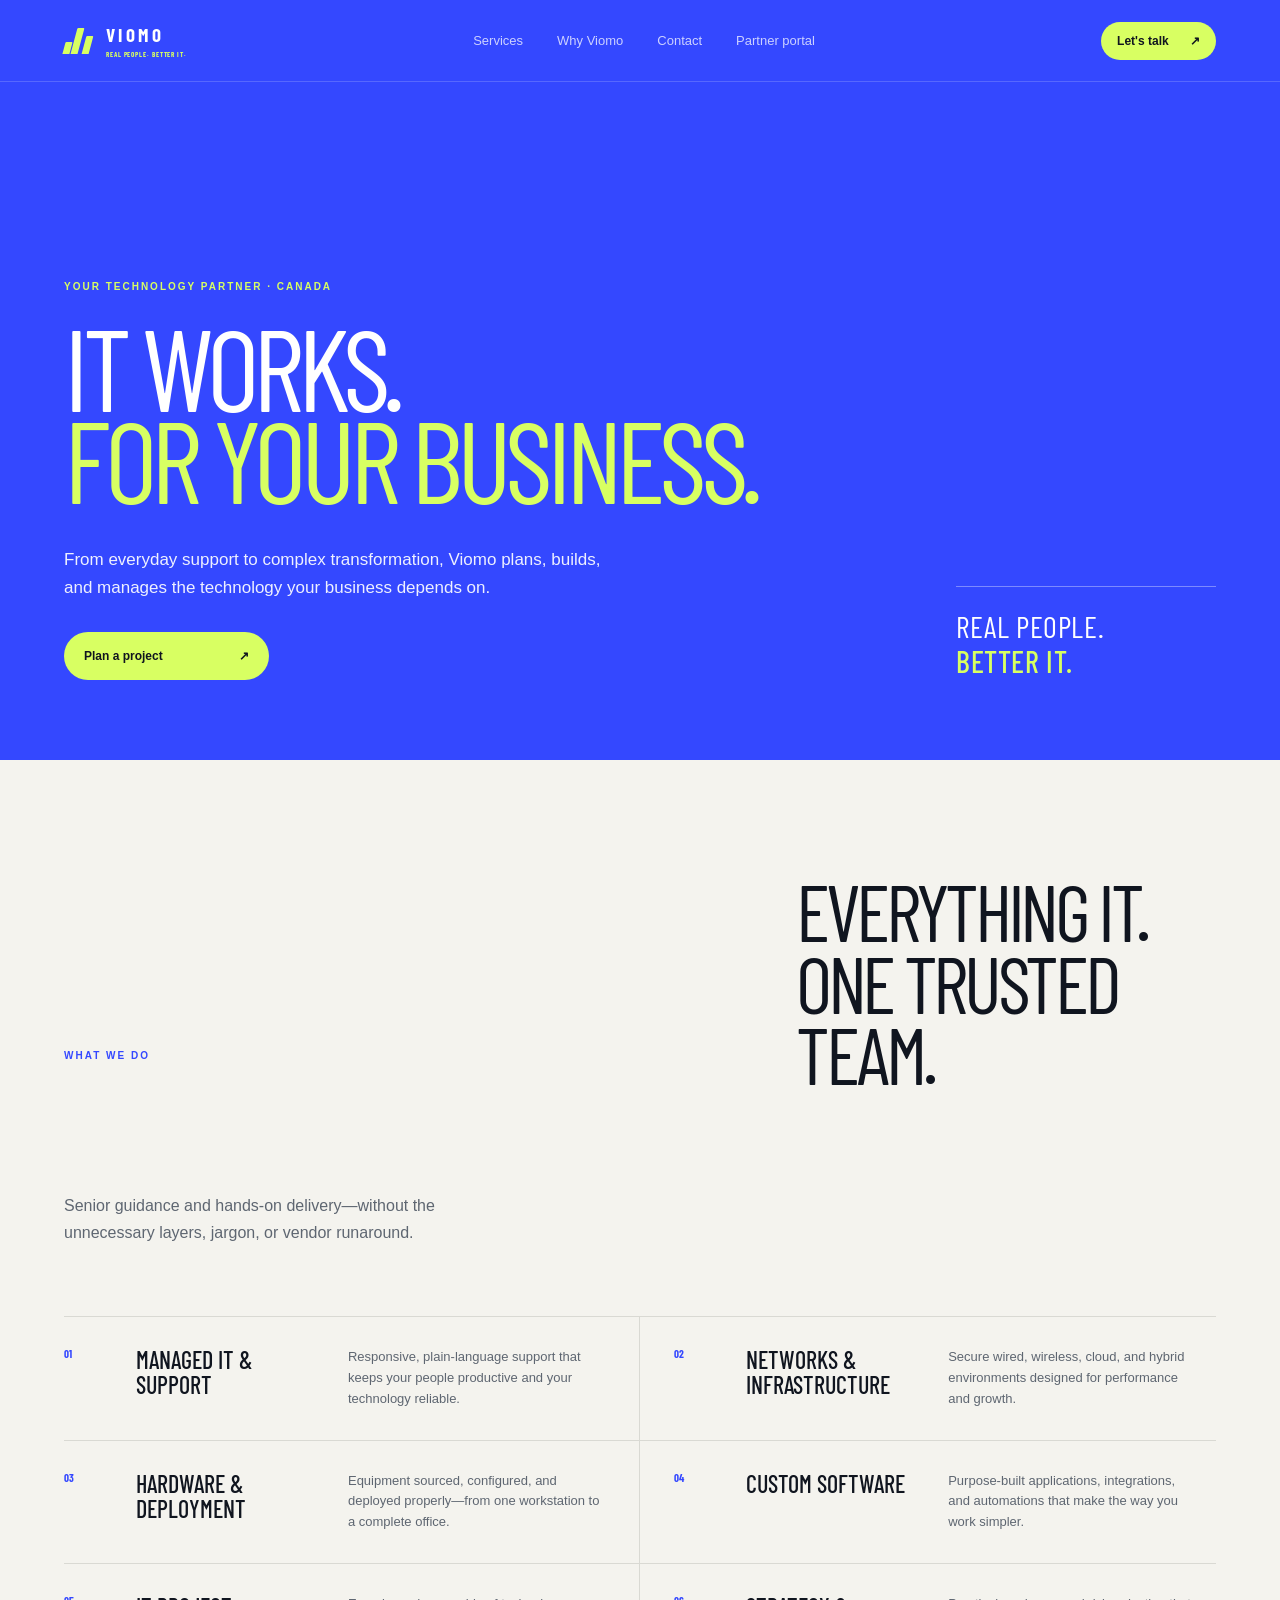
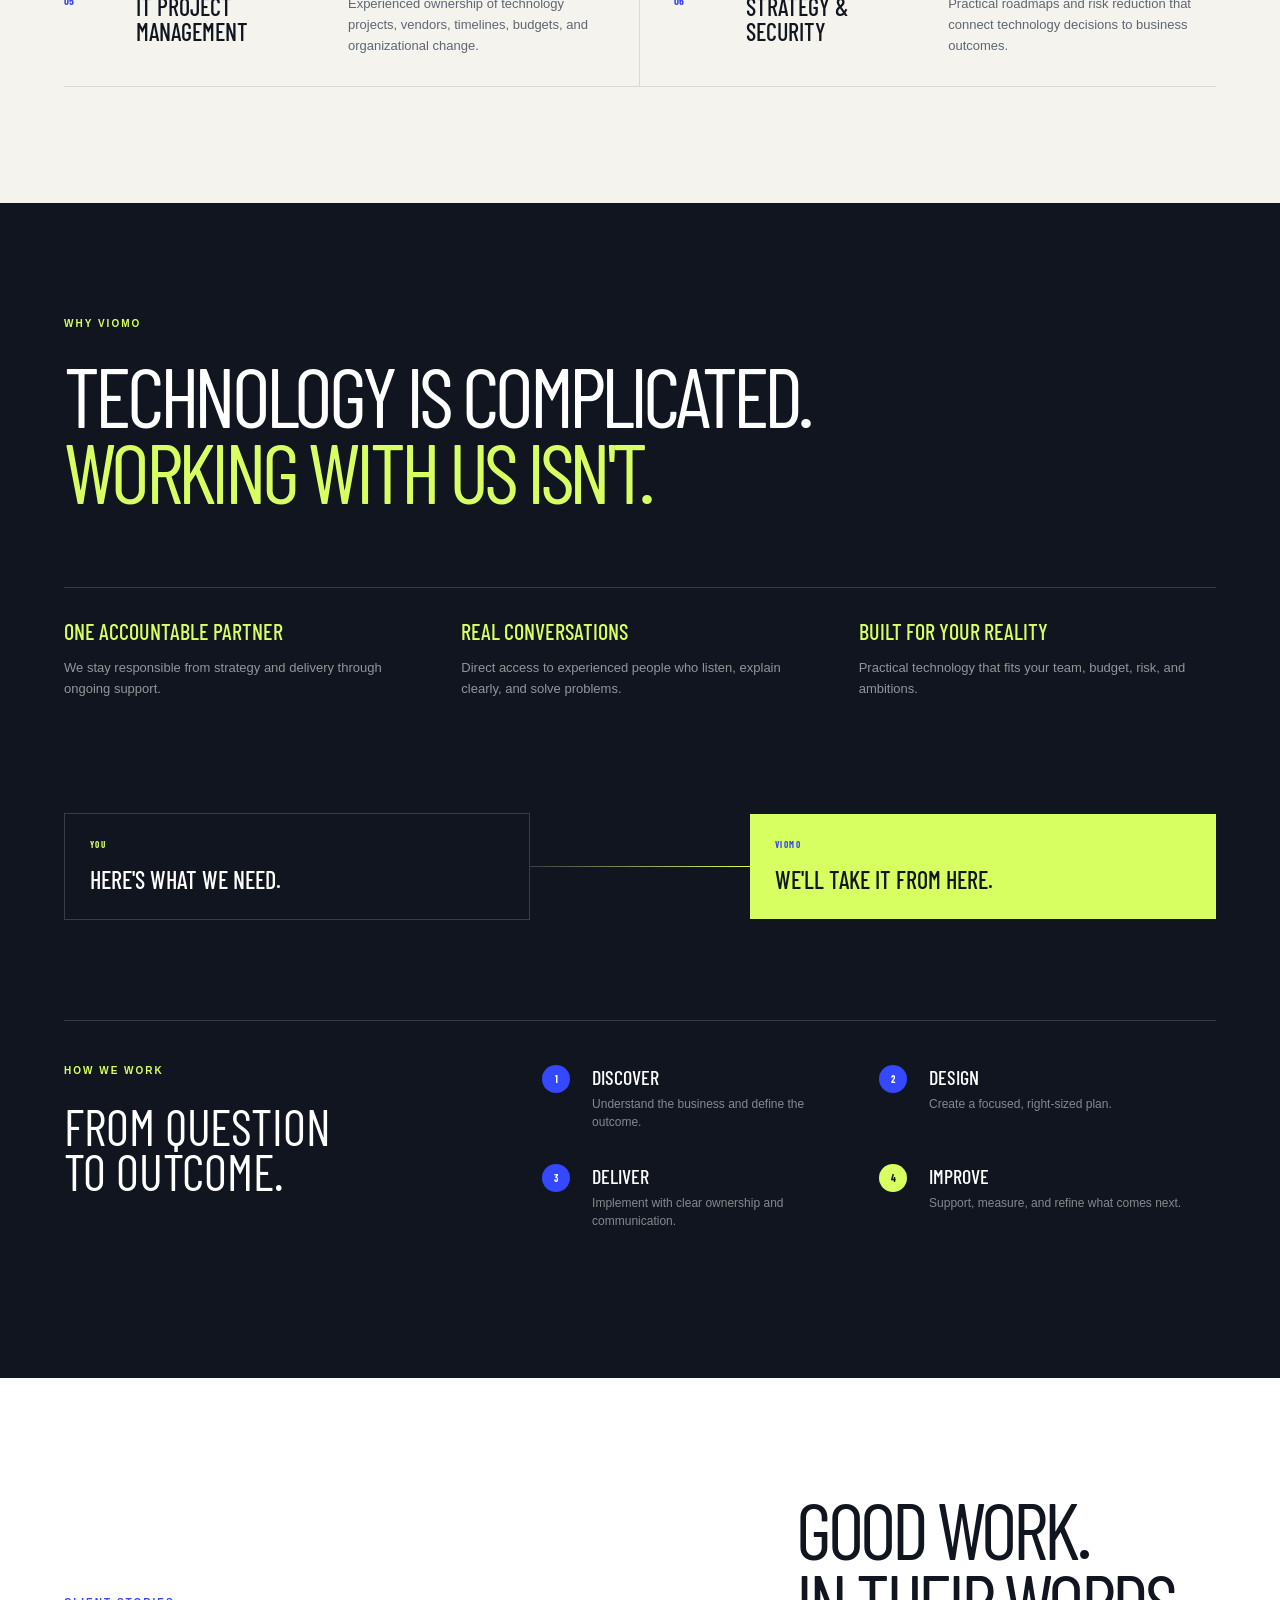
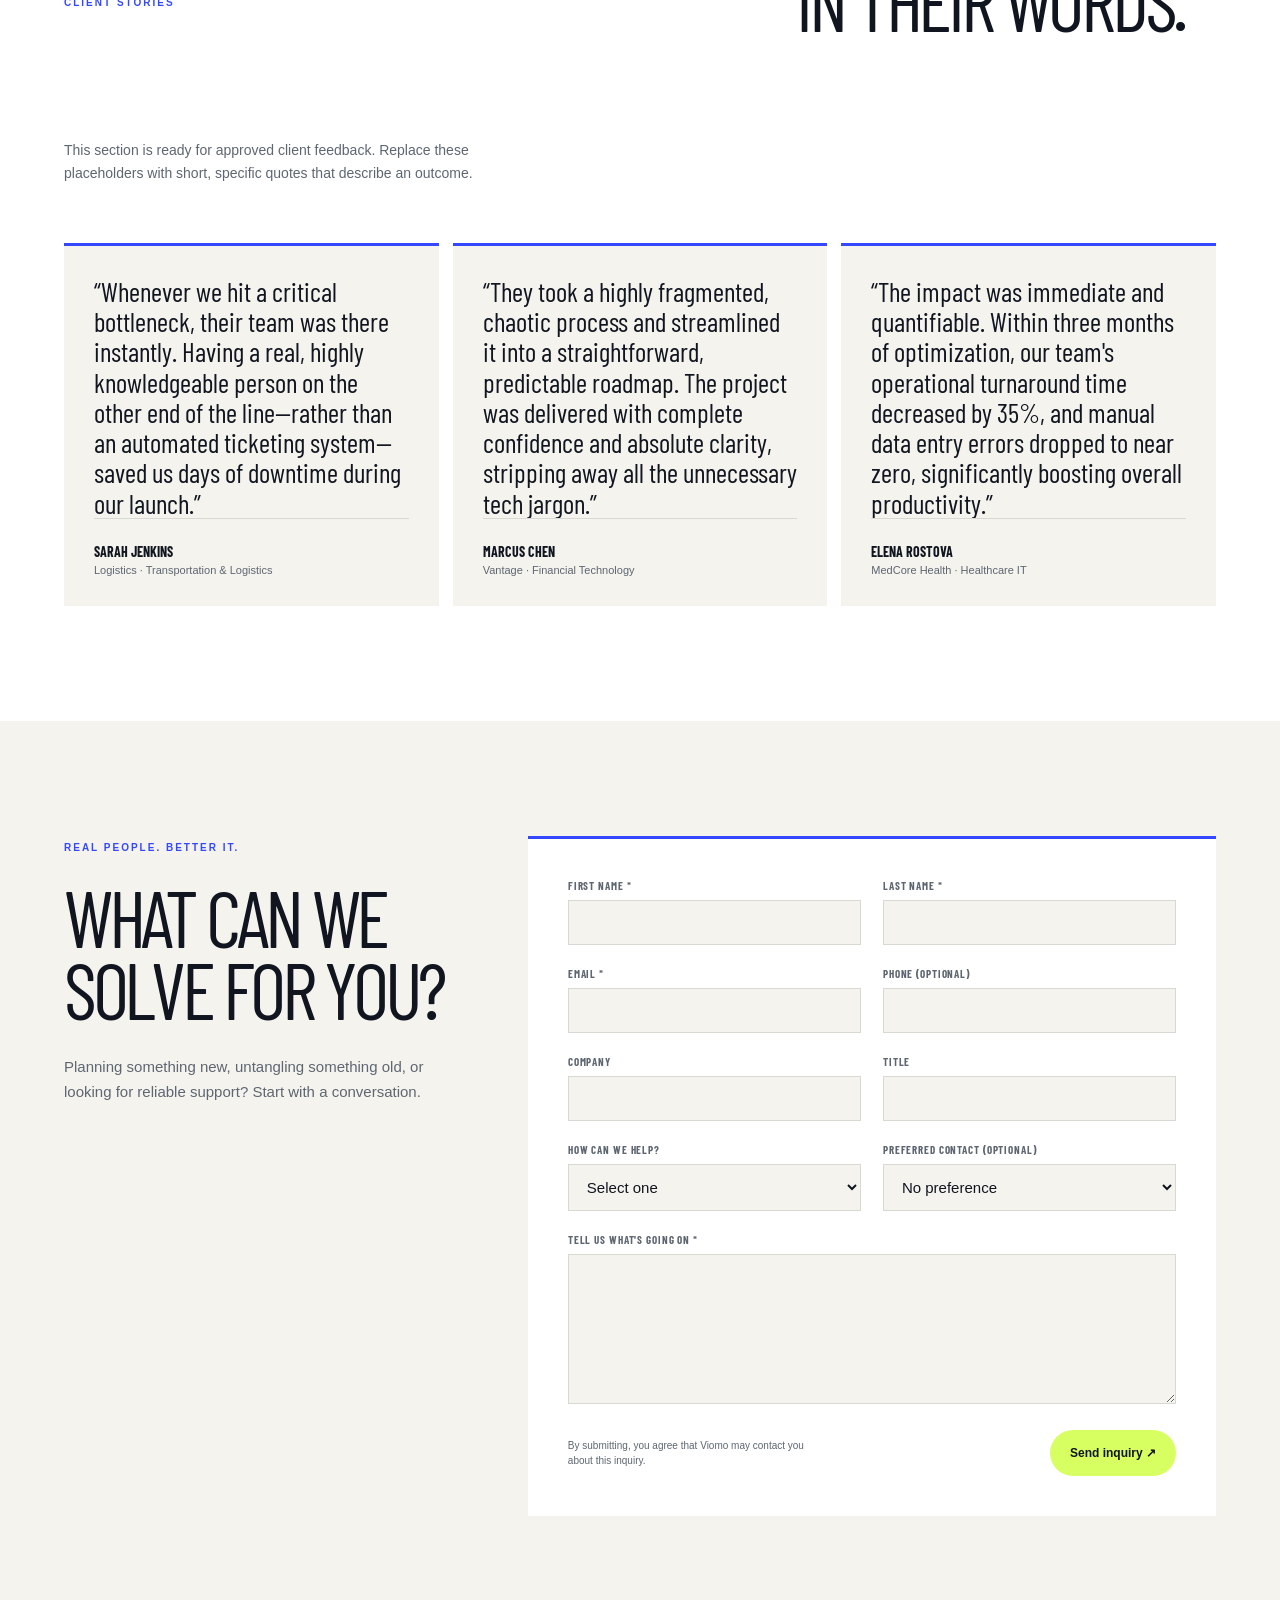
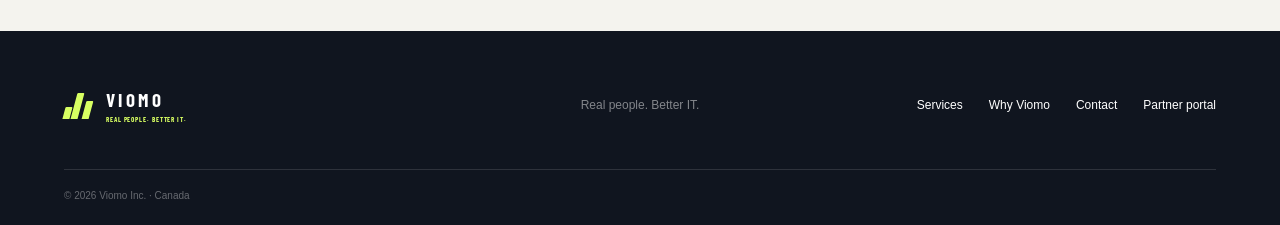
<file: index.html>
<!doctype html>
<html lang="en">
<head>
  <meta charset="utf-8">
  <meta name="viewport" content="width=device-width,initial-scale=1">
  <title>Viomo | IT Consulting, Support &amp; Custom Software</title>
  <meta name="description" content="Viomo provides managed IT support, networks, hardware deployment, custom software, IT project management, strategy and cybersecurity for growing Canadian organizations.">
  <link rel="icon" href="./favicon.svg" type="image/svg+xml">
  <link rel="stylesheet" href="./styles.css">
  <script async src="https://www.googletagmanager.com/gtag/js?id=G-N12XDP52E9"></script>
  <script>
    window.dataLayer = window.dataLayer || [];
    function gtag(){dataLayer.push(arguments);}
    gtag('js', new Date());
    gtag('config', 'G-N12XDP52E9');
  </script>
  <script src="./script.js" defer></script>
</head>
<body>
<main>
  <header class="site-header">
    <a class="brand" href="#top" aria-label="Viomo home">
      <span class="brand-mark" aria-hidden="true"><i></i><i></i><i></i></span>
      <span class="wordmark"><strong>VIOMO</strong><small>REAL PEOPLE. BETTER IT.</small></span>
    </a>
    <nav aria-label="Primary navigation"><a href="#services">Services</a><a href="#why">Why Viomo</a><a href="#contact">Contact</a><a href="./partner.html">Partner portal</a></nav>
    <a class="header-cta" href="#contact">Let&apos;s talk <span aria-hidden="true">↗</span></a>
  </header>

  <section class="hero" id="top">
    <div class="hero-copy">
      <span class="eyebrow">YOUR TECHNOLOGY PARTNER · CANADA</span>
      <h1>IT works.<br><em>For your business.</em></h1>
      <p>From everyday support to complex transformation, Viomo plans, builds, and manages the technology your business depends on.</p>
      <div class="hero-actions"><a class="button primary" href="#contact">Plan a project <span aria-hidden="true">↗</span></a></div>
    </div>
    <div class="hero-promise"><span>REAL PEOPLE.</span><b>BETTER IT.</b></div>
  </section>

  <section class="services section" id="services">
    <div class="section-intro"><span class="eyebrow dark">WHAT WE DO</span><h2>Everything IT.<br>One trusted team.</h2><p>Senior guidance and hands-on delivery—without the unnecessary layers, jargon, or vendor runaround.</p></div>
    <div class="service-list">
      <article><span>01</span><h3>Managed IT &amp; Support</h3><p>Responsive, plain-language support that keeps your people productive and your technology reliable.</p></article>
      <article><span>02</span><h3>Networks &amp; Infrastructure</h3><p>Secure wired, wireless, cloud, and hybrid environments designed for performance and growth.</p></article>
      <article><span>03</span><h3>Hardware &amp; Deployment</h3><p>Equipment sourced, configured, and deployed properly—from one workstation to a complete office.</p></article>
      <article><span>04</span><h3>Custom Software</h3><p>Purpose-built applications, integrations, and automations that make the way you work simpler.</p></article>
      <article><span>05</span><h3>IT Project Management</h3><p>Experienced ownership of technology projects, vendors, timelines, budgets, and organizational change.</p></article>
      <article><span>06</span><h3>Strategy &amp; Security</h3><p>Practical roadmaps and risk reduction that connect technology decisions to business outcomes.</p></article>
    </div>
  </section>

  <section class="why section" id="why">
    <div class="why-heading"><span class="eyebrow">WHY VIOMO</span><h2>Technology is complicated.<br><em>Working with us isn&apos;t.</em></h2></div>
    <div class="reasons">
      <article><b>One accountable partner</b><p>We stay responsible from strategy and delivery through ongoing support.</p></article>
      <article><b>Real conversations</b><p>Direct access to experienced people who listen, explain clearly, and solve problems.</p></article>
      <article><b>Built for your reality</b><p>Practical technology that fits your team, budget, risk, and ambitions.</p></article>
    </div>
    <div class="human-line"><div><span>YOU</span><b>Here&apos;s what we need.</b></div><i></i><div><span>VIOMO</span><b>We&apos;ll take it from here.</b></div></div>
    <div class="process-block">
      <div><span class="eyebrow">HOW WE WORK</span><h3>From question<br>to outcome.</h3></div>
      <ol>
        <li><span>1</span><div><b>Discover</b><p>Understand the business and define the outcome.</p></div></li>
        <li><span>2</span><div><b>Design</b><p>Create a focused, right-sized plan.</p></div></li>
        <li><span>3</span><div><b>Deliver</b><p>Implement with clear ownership and communication.</p></div></li>
        <li><span>4</span><div><b>Improve</b><p>Support, measure, and refine what comes next.</p></div></li>
      </ol>
    </div>
  </section>

  <section class="testimonials section" id="testimonials">
    <div class="testimonial-heading"><span class="eyebrow dark">CLIENT STORIES</span><h2>Good work.<br>In their words.</h2><p>This section is ready for approved client feedback. Replace these placeholders with short, specific quotes that describe an outcome.</p></div>
    <div class="testimonial-grid">
      <blockquote><p>“Whenever we hit a critical bottleneck, their team was there instantly. Having a real, highly knowledgeable person on the other end of the line—rather than an automated ticketing system—saved us days of downtime during our launch.”</p><cite><b>Sarah Jenkins</b><span>Logistics · Transportation & Logistics</span></cite></blockquote>
      <blockquote><p>“They took a highly fragmented, chaotic process and streamlined it into a straightforward, predictable roadmap. The project was delivered with complete confidence and absolute clarity, stripping away all the unnecessary tech jargon.”</p><cite><b>Marcus Chen</b><span>Vantage · Financial Technology</span></cite></blockquote>
      <blockquote><p>“The impact was immediate and quantifiable. Within three months of optimization, our team's operational turnaround time decreased by 35%, and manual data entry errors dropped to near zero, significantly boosting overall productivity.”</p><cite><b>Elena Rostova</b><span>MedCore Health · Healthcare IT</span></cite></blockquote>
    </div>
  </section>

  <section class="contact section" id="contact">
    <div class="contact-intro"><span class="eyebrow dark">REAL PEOPLE. BETTER IT.</span><h2>What can we<br>solve for you?</h2><p>Planning something new, untangling something old, or looking for reliable support? Start with a conversation.</p></div>
    <div>
      <form class="contact-form" id="contact-form">
        <div class="field-row"><label><span>First name *</span><input name="first_name" autocomplete="given-name" required></label><label><span>Last name *</span><input name="last_name" autocomplete="family-name" required></label></div>
        <div class="field-row"><label><span>Email *</span><input name="email" type="email" autocomplete="email" required></label><label><span>Phone (optional)</span><input name="phone" type="tel" autocomplete="tel"></label></div>
        <div class="field-row"><label><span>Company</span><input name="company" autocomplete="organization"></label><label><span>Title</span><input name="title" autocomplete="organization-title"></label></div>
        <div class="field-row"><label><span>How can we help?</span><select name="inquiry_type"><option value="" selected disabled>Select one</option><option>IT support</option><option>Project planning</option><option>Custom software</option><option>Networks &amp; hardware</option><option>Strategy &amp; security</option><option>Something else</option></select></label><label><span>Preferred contact (optional)</span><select name="preferred_contact"><option value="" selected>No preference</option><option>Email</option><option>Phone</option></select></label></div>
        <label><span>Tell us what&apos;s going on *</span><textarea name="message" rows="5" required></textarea></label>
        <label class="honeypot" aria-hidden="true"><span>Website</span><input name="website" tabindex="-1" autocomplete="off"></label>
        <div class="form-footer"><p>By submitting, you agree that Viomo may contact you about this inquiry.</p><button type="submit">Send inquiry ↗</button></div>
        <p class="form-error" id="form-error" role="alert" hidden>Something went wrong. Please wait a moment and try again.</p>
      </form>
      <div class="form-success" id="form-success" role="status" hidden><span>MESSAGE RECEIVED</span><h3>Thanks. A real person will be in touch.</h3><p>We&apos;ve received your inquiry and will respond as soon as possible.</p><button type="button" id="send-another">Send another message</button></div>
    </div>
  </section>

  <footer>
    <a class="brand" href="#top" aria-label="Viomo home"><span class="brand-mark" aria-hidden="true"><i></i><i></i><i></i></span><span class="wordmark"><strong>VIOMO</strong><small>REAL PEOPLE. BETTER IT.</small></span></a>
    <p>Real people. Better IT.</p>
    <div><a href="#services">Services</a><a href="#why">Why Viomo</a><a href="#contact">Contact</a><a href="./partner.html">Partner portal</a></div>
    <small>© <span id="year"></span> Viomo Inc. · Canada</small>
  </footer>
</main>
</body>
</html>
</file>
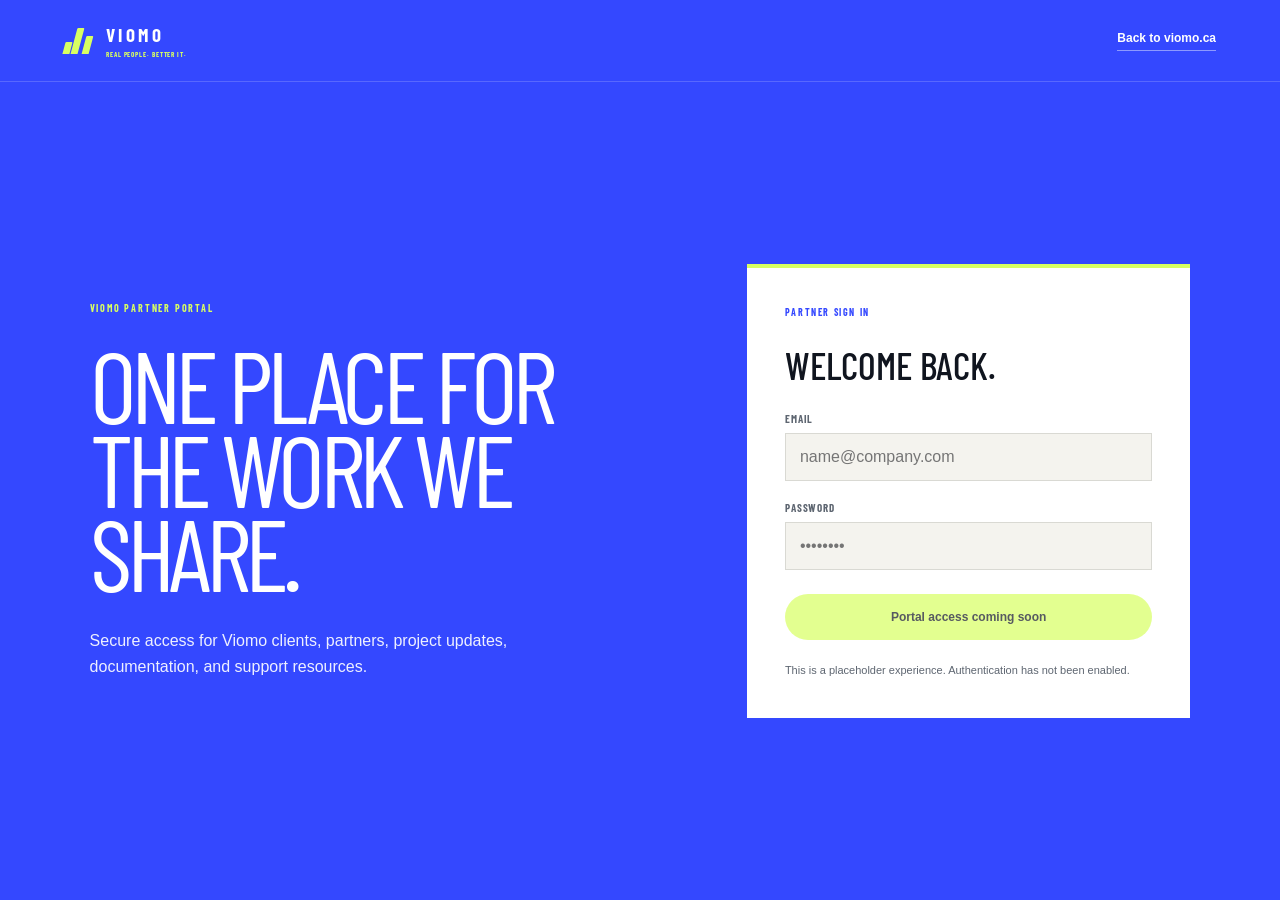
<file: partner.html>
<!doctype html>
<html lang="en">
<head>
  <meta charset="utf-8">
  <meta name="viewport" content="width=device-width,initial-scale=1">
  <title>Partner Portal | Viomo</title>
  <meta name="description" content="Secure partner access for Viomo clients and project collaborators.">
  <link rel="icon" href="./favicon.svg" type="image/svg+xml">
  <link rel="stylesheet" href="./styles.css">
</head>
<body>
<main class="portal-page">
  <header class="portal-header">
    <a class="brand" href="./#top" aria-label="Viomo home"><span class="brand-mark" aria-hidden="true"><i></i><i></i><i></i></span><span class="wordmark"><strong>VIOMO</strong><small>REAL PEOPLE. BETTER IT.</small></span></a>
    <a href="./">Back to viomo.ca</a>
  </header>
  <section class="portal-shell">
    <div class="portal-intro"><span>VIOMO PARTNER PORTAL</span><h1>One place for<br>the work we share.</h1><p>Secure access for Viomo clients, partners, project updates, documentation, and support resources.</p></div>
    <div class="portal-card"><span>PARTNER SIGN IN</span><h2>Welcome back.</h2><label><b>Email</b><input type="email" disabled placeholder="name@company.com"></label><label><b>Password</b><input type="password" disabled placeholder="••••••••"></label><button type="button" disabled>Portal access coming soon</button><p>This is a placeholder experience. Authentication has not been enabled.</p></div>
  </section>
</main>
</body>
</html>
</file>
<file: styles.css>
@font-face{font-family:"Barlow Condensed";src:url("./barlow-condensed-400.woff2") format("woff2");font-style:normal;font-weight:400;font-display:swap}
@font-face{font-family:"Barlow Condensed";src:url("./barlow-condensed-500.woff2") format("woff2");font-style:normal;font-weight:500;font-display:swap}
@font-face{font-family:"Barlow Condensed";src:url("./barlow-condensed-700.woff2") format("woff2");font-style:normal;font-weight:700;font-display:swap}
:root{--ink:#10151f;--blue:#3448ff;--acid:#d8ff62;--cloud:#f4f3ee;--white:#fff;--line:#d9d9d3;--muted:#5e6671;--display:"Barlow Condensed","Arial Narrow",Arial,sans-serif}
*{box-sizing:border-box}html{scroll-behavior:smooth;scroll-padding-top:82px}body{margin:0;background:var(--cloud);color:var(--ink);font-family:Arial,Helvetica,sans-serif;-webkit-font-smoothing:antialiased}a{color:inherit;text-decoration:none}.site-header{height:82px;padding:0 clamp(22px,5vw,76px);display:flex;align-items:center;justify-content:space-between;position:absolute;z-index:10;inset:0 0 auto;color:var(--white);border-bottom:1px solid #ffffff2d}.brand{display:flex;align-items:center;gap:11px;font:700 19px var(--display);letter-spacing:.15em}.brand-mark{width:29px;height:25px;display:flex;align-items:flex-end;gap:3px}.brand-mark i{width:7px;background:var(--acid);transform:skew(-15deg)}.brand-mark i:nth-child(1){height:12px}.brand-mark i:nth-child(2){height:23px}.brand-mark i:nth-child(3){height:17px}.site-header nav{display:flex;gap:34px;font-size:13px}.site-header nav a{opacity:.75}.site-header nav a:hover{opacity:1}.header-cta{padding:12px 16px;background:var(--acid);color:var(--ink);border-radius:30px;font-size:12px;font-weight:700}.header-cta span,.button span{margin-left:18px}.hero{min-height:760px;padding:150px clamp(22px,5vw,76px) 80px;background:var(--blue);color:var(--white);display:grid;grid-template-columns:1fr 260px;gap:7vw;align-items:end}.hero-copy{max-width:1050px}.eyebrow{display:block;margin-bottom:28px;color:var(--acid);font-size:10px;font-weight:800;letter-spacing:.2em}.eyebrow.dark{color:var(--blue)}.hero h1,.section-intro h2,.why h2,.contact h2{margin:0;font:400 clamp(72px,9vw,138px)/.8 var(--display);letter-spacing:-.055em;text-transform:uppercase}.hero h1 em,.why h2 em{font-style:normal;color:var(--acid)}.hero-copy>p{max-width:560px;margin:42px 0 0;color:#eef0ff;font-size:17px;line-height:1.65}.hero-actions{margin-top:30px;display:flex;align-items:center;gap:26px}.button{display:inline-flex;align-items:center;justify-content:space-between;padding:17px 20px;border-radius:30px;font-size:12px;font-weight:800}.button.primary{background:var(--acid);color:var(--ink);min-width:205px}.text-link{padding:7px 1px;border-bottom:1px solid #ffffff75;font-size:12px;font-weight:700}.hero-promise{align-self:end;padding:24px 0 4px;border-top:1px solid #ffffff5c;font:400 30px/1 var(--display);letter-spacing:.02em}.hero-promise span,.hero-promise b{display:block}.hero-promise b{margin-top:5px;color:var(--acid);font-weight:500}
.section{padding:clamp(90px,9vw,130px) clamp(22px,5vw,76px)}.section-intro{display:grid;grid-template-columns:1.2fr .8fr;gap:8vw;align-items:end;margin-bottom:70px}.section-intro h2,.why h2,.contact h2{font-size:clamp(54px,6.2vw,90px);line-height:.9}.section-intro>p{max-width:440px;margin:0;color:var(--muted);font-size:16px;line-height:1.7}.service-list{display:grid;grid-template-columns:1fr 1fr;border-top:1px solid var(--line)}.service-list article{display:grid;grid-template-columns:50px minmax(180px,.85fr) 1.15fr;gap:22px;padding:30px 24px 30px 0;border-bottom:1px solid var(--line)}.service-list article:nth-child(odd){border-right:1px solid var(--line);padding-right:34px}.service-list article:nth-child(even){padding-left:34px}.service-list article>span{font:700 11px var(--display);color:var(--blue)}.service-list h3{margin:0;font:500 24px/1.05 var(--display);text-transform:uppercase}.service-list p{margin:0;color:var(--muted);font-size:13px;line-height:1.6}
.why{background:var(--ink);color:var(--white)}.why-heading{max-width:1050px}.why h2{font-size:clamp(56px,6.6vw,96px)}.reasons{display:grid;grid-template-columns:repeat(3,1fr);gap:40px;margin-top:78px;padding-top:30px;border-top:1px solid #ffffff28}.reasons b{color:var(--acid);font:500 22px var(--display);text-transform:uppercase}.reasons p{max-width:330px;color:#ffffff8c;font-size:13px;line-height:1.65}.human-line{margin:100px 0;display:grid;grid-template-columns:1fr minmax(80px,220px) 1fr;align-items:center}.human-line>div{padding:25px;border:1px solid #ffffff2c}.human-line>div:last-child{background:var(--acid);color:var(--ink);border:0}.human-line span{display:block;margin-bottom:15px;color:var(--acid);font:700 9px var(--display);letter-spacing:.16em}.human-line>div:last-child span{color:var(--blue)}.human-line b{font:500 24px var(--display);text-transform:uppercase}.human-line>i{height:1px;background:linear-gradient(90deg,#ffffff2c,var(--acid))}.process-block{display:grid;grid-template-columns:.7fr 1.3fr;gap:9vw;padding-top:44px;border-top:1px solid #ffffff28}.process-block h3{margin:0;font:400 50px/.9 var(--display);text-transform:uppercase}.process-block ol{list-style:none;margin:0;padding:0;display:grid;grid-template-columns:1fr 1fr}.process-block li{display:grid;grid-template-columns:34px 1fr;gap:16px;padding:0 24px 32px 0}.process-block li>span{width:28px;height:28px;display:grid;place-items:center;border-radius:50%;background:var(--blue);font:700 10px var(--display)}.process-block li:last-child>span{background:var(--acid);color:var(--ink)}.process-block b{font:500 20px var(--display);text-transform:uppercase}.process-block p{margin:6px 0 0;color:#ffffff7e;font-size:12px;line-height:1.55}
.contact{display:grid;grid-template-columns:1.2fr .8fr;gap:10vw;align-items:end;background:var(--cloud)}.contact h2{font-size:clamp(58px,7vw,100px)}.contact-copy{max-width:460px}.contact-copy>p{margin:0 0 34px;color:var(--muted);font-size:16px;line-height:1.7}.contact-copy .button{width:100%;max-width:330px}.dark-link{display:block;width:max-content;margin-top:20px;color:var(--ink);border-color:#10151f44}footer{padding:55px clamp(22px,5vw,76px) 24px;background:var(--ink);color:var(--white);display:grid;grid-template-columns:1fr 1fr 1fr;align-items:center}footer>p{text-align:center;color:#ffffff7a;font-size:12px}footer>div{display:flex;justify-content:flex-end;gap:26px;font-size:12px}footer>small{grid-column:1/-1;margin-top:45px;padding-top:20px;border-top:1px solid #ffffff20;color:#ffffff5c;font-size:10px}
@media(max-width:950px){.site-header nav{display:none}.hero{grid-template-columns:1fr}.hero-promise{max-width:300px}.section-intro,.contact{grid-template-columns:1fr}.section-intro>p,.contact-copy{margin-top:28px}.service-list{grid-template-columns:1fr}.service-list article:nth-child(odd),.service-list article:nth-child(even){border-right:0;padding:28px 0}.human-line{grid-template-columns:1fr 80px 1fr}.process-block{grid-template-columns:1fr}.process-block ol{margin-top:34px}footer{grid-template-columns:1fr 1fr}footer>p{display:none}}
@media(max-width:600px){html{scroll-padding-top:68px}.site-header{height:68px;padding:0 20px}.brand{font-size:16px}.header-cta{padding:10px 13px;font-size:11px}.header-cta span{display:none}.hero{min-height:auto;padding:112px 20px 60px;gap:48px}.hero h1{font-size:clamp(50px,14.5vw,68px);line-height:.84}.hero-copy>p{margin-top:30px;font-size:15px}.hero-actions{align-items:flex-start;flex-direction:column;gap:13px}.button.primary{width:100%}.hero-promise{font-size:24px}.section{padding:76px 20px}.section-intro{display:block;margin-bottom:42px}.section-intro h2,.why h2,.contact h2{font-size:clamp(44px,12.5vw,58px)}.section-intro>p{font-size:15px}.service-list article{display:block;padding:25px 0!important}.service-list article>span{display:block;margin-bottom:14px}.service-list h3{font-size:24px}.service-list p{margin-top:10px;font-size:14px}.reasons{grid-template-columns:1fr;gap:26px;margin-top:50px}.reasons article{padding-bottom:24px;border-bottom:1px solid #ffffff20}.reasons article:last-child{border:0}.human-line{margin:62px 0;grid-template-columns:1fr;gap:0}.human-line>i{width:1px;height:48px;margin-left:28px;background:linear-gradient(180deg,#ffffff2c,var(--acid))}.human-line b{font-size:22px}.process-block ol{grid-template-columns:1fr}.process-block li{padding-bottom:24px}.contact{display:block}.contact-copy{margin-top:30px}.contact-copy>p{font-size:15px}footer{display:block;padding:48px 20px 22px}footer>div{justify-content:flex-start;margin-top:28px}footer>small{display:block;margin-top:34px}}
@media(max-width:360px){.hero h1{font-size:48px}.section-intro h2,.why h2,.contact h2{font-size:42px}}
@media(prefers-reduced-motion:reduce){html{scroll-behavior:auto}}
.contact{align-items:start}.contact-intro{position:sticky;top:110px}.contact-intro>p{max-width:480px;margin:30px 0 18px;color:var(--muted);font-size:15px;line-height:1.7}.contact-intro>a{font-size:13px;font-weight:700;border-bottom:1px solid #10151f4d;padding-bottom:4px}.contact-form{padding:34px;background:var(--white);border-top:3px solid var(--blue)}.field-row{display:grid;grid-template-columns:1fr 1fr;gap:18px}.contact-form label{display:block;margin-bottom:20px}.contact-form label>span{display:block;margin-bottom:8px;font:700 11px var(--display);letter-spacing:.08em;text-transform:uppercase;color:var(--muted)}.contact-form input,.contact-form select,.contact-form textarea{width:100%;border:1px solid var(--line);border-radius:0;background:var(--cloud);color:var(--ink);font:inherit;font-size:15px;padding:13px 14px;outline:none}.contact-form textarea{resize:vertical;min-height:130px}.contact-form input:focus,.contact-form select:focus,.contact-form textarea:focus{border-color:var(--blue);box-shadow:0 0 0 2px #3448ff20}.form-footer{display:flex;align-items:center;justify-content:space-between;gap:24px;margin-top:5px}.form-footer p{max-width:250px;margin:0;color:var(--muted);font-size:10px;line-height:1.5}.form-footer button{border:0;border-radius:30px;background:var(--acid);color:var(--ink);padding:16px 20px;font-size:12px;font-weight:800;cursor:pointer}.form-footer button:disabled{cursor:wait;opacity:.65}.honeypot{position:absolute!important;left:-10000px!important;width:1px!important;height:1px!important;overflow:hidden!important}.form-error{margin:18px 0 0;color:#a72a20;font-size:13px}.form-error a{text-decoration:underline}.form-success{padding:46px 34px;background:var(--white);border-top:3px solid var(--acid)}.form-success>span{font:700 10px var(--display);letter-spacing:.16em;color:var(--blue)}.form-success h3{margin:25px 0 14px;font:500 36px/1 var(--display);text-transform:uppercase}.form-success p{color:var(--muted);font-size:14px;line-height:1.6}.form-success button{margin-top:20px;border:0;background:none;padding:0 0 4px;border-bottom:1px solid var(--ink);font-size:12px;font-weight:700;cursor:pointer}
@media(max-width:950px){.contact-intro{position:static}.contact-form{margin-top:36px}}
@media(max-width:600px){.contact-form{padding:24px 20px}.field-row{grid-template-columns:1fr;gap:0}.form-footer{align-items:flex-start;flex-direction:column}.form-footer button{width:100%}.form-success{padding:36px 24px}.form-success h3{font-size:30px}}
@media(min-width:951px){.contact{grid-template-columns:minmax(330px,.72fr) minmax(560px,1.28fr);gap:clamp(52px,6vw,96px);align-items:start}.contact-intro{max-width:480px;padding-top:6px}.contact h2{font-size:clamp(64px,6.2vw,92px)}.contact-form{width:100%;padding:40px}.contact-form textarea{min-height:150px}.field-row{gap:22px}.contact-form label{margin-bottom:22px}.form-footer{margin-top:10px}}
@media(min-width:951px) and (max-width:1120px){.contact{grid-template-columns:minmax(300px,.7fr) minmax(500px,1.3fr);gap:44px}.contact-form{padding:34px}.field-row{gap:16px}}

/* Refined Viomo lockup */
.brand{gap:12px;font:inherit;letter-spacing:normal}.brand-mark{width:30px;height:27px}.brand-mark i{border-radius:1px 1px 0 0}.brand-mark i:nth-child(2){height:26px}.brand-mark i:nth-child(3){height:18px}.wordmark{display:flex;flex-direction:column;line-height:1}.wordmark strong{font:700 19px var(--display);letter-spacing:.18em}.wordmark small{margin-top:4px;color:var(--acid);font:600 7px var(--display);letter-spacing:.13em;white-space:nowrap}

/* Client proof */
.testimonials{background:var(--white)}.testimonial-heading{display:grid;grid-template-columns:1.2fr .8fr;gap:8vw;align-items:end;margin-bottom:58px}.testimonial-heading h2{margin:0;font:400 clamp(54px,6.2vw,90px)/.9 var(--display);letter-spacing:-.05em;text-transform:uppercase}.testimonial-heading>p{max-width:440px;margin:0;color:var(--muted);font-size:14px;line-height:1.65}.testimonial-grid{display:grid;grid-template-columns:repeat(3,1fr);gap:14px}.testimonial-grid blockquote{min-height:290px;margin:0;padding:30px;display:flex;flex-direction:column;background:var(--cloud);border-top:3px solid var(--blue)}.testimonial-grid blockquote>p{margin:0;font:400 27px/1.12 var(--display)}.testimonial-grid cite{display:flex;flex-direction:column;gap:4px;margin-top:auto;padding-top:24px;border-top:1px solid var(--line);font-style:normal}.testimonial-grid cite b{font:600 14px var(--display);text-transform:uppercase}.testimonial-grid cite span{color:var(--muted);font-size:11px}

/* Partner portal placeholder */
.portal-page{min-height:100vh;background:var(--blue);color:var(--white)}.portal-header{height:82px;padding:0 clamp(22px,5vw,76px);display:flex;align-items:center;justify-content:space-between;border-bottom:1px solid #ffffff2d}.portal-header>a:last-child{padding-bottom:5px;border-bottom:1px solid #ffffff70;font-size:12px;font-weight:700}.portal-shell{min-height:calc(100vh - 82px);padding:70px clamp(22px,7vw,110px);display:grid;grid-template-columns:1.1fr .9fr;gap:9vw;align-items:center}.portal-intro{max-width:670px}.portal-intro>span{display:block;margin-bottom:28px;color:var(--acid);font:700 10px var(--display);letter-spacing:.18em}.portal-intro h1{margin:0;font:400 clamp(70px,8vw,122px)/.82 var(--display);letter-spacing:-.055em;text-transform:uppercase}.portal-intro p{max-width:520px;margin:34px 0 0;color:#eef0ff;font-size:16px;line-height:1.65}.portal-card{width:100%;max-width:520px;justify-self:end;padding:38px;background:var(--white);color:var(--ink);border-top:4px solid var(--acid)}.portal-card>span{display:block;margin-bottom:28px;color:var(--blue);font:700 10px var(--display);letter-spacing:.16em}.portal-card h2{margin:0 0 28px;font:500 38px/1 var(--display);text-transform:uppercase}.portal-card label{display:block;margin-bottom:20px}.portal-card label>b{display:block;margin-bottom:8px;color:var(--muted);font:700 11px var(--display);letter-spacing:.08em;text-transform:uppercase}.portal-card input{width:100%;padding:14px;border:1px solid var(--line);background:var(--cloud);color:var(--muted);font:inherit}.portal-card button{width:100%;margin-top:4px;padding:16px;border:0;border-radius:30px;background:var(--acid);color:var(--ink);font-size:12px;font-weight:800}.portal-card button:disabled{opacity:.7}.portal-card p{margin:22px 0 0;color:var(--muted);font-size:11px;line-height:1.6}

@media(max-width:950px){.testimonial-heading{grid-template-columns:1fr}.testimonial-heading>p{margin-top:20px}.testimonial-grid{grid-template-columns:1fr}.testimonial-grid blockquote{min-height:230px}.portal-shell{grid-template-columns:1fr;gap:55px}.portal-card{justify-self:start}}
@media(max-width:600px){.wordmark strong{font-size:16px}.wordmark small{display:none}.testimonial-heading{display:block;margin-bottom:38px}.testimonial-heading h2{font-size:clamp(44px,12.5vw,58px)}.testimonial-grid blockquote{min-height:220px;padding:25px}.testimonial-grid blockquote>p{font-size:24px}.portal-header{height:68px;padding:0 20px}.portal-shell{min-height:calc(100vh - 68px);padding:60px 20px}.portal-intro h1{font-size:clamp(56px,16vw,76px)}.portal-card{padding:28px 22px}}

[hidden]{display:none!important}
</file>
